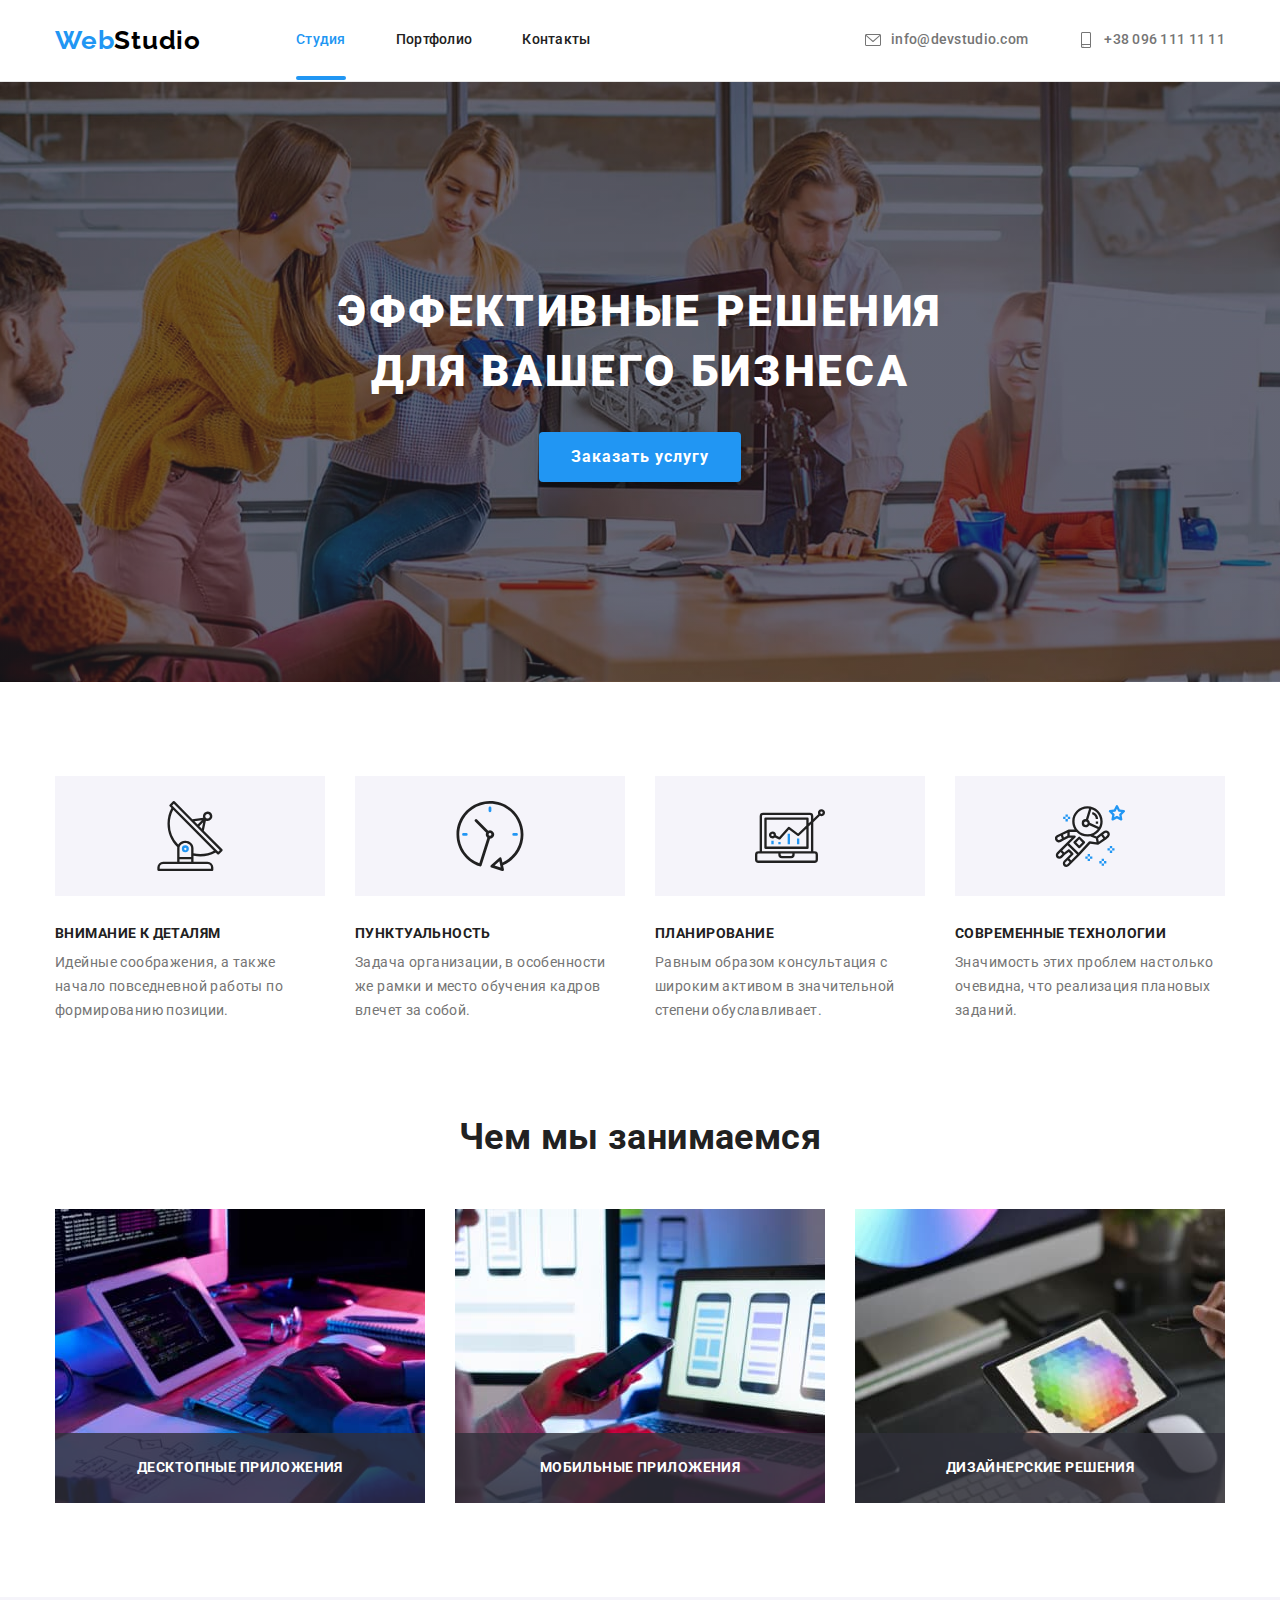
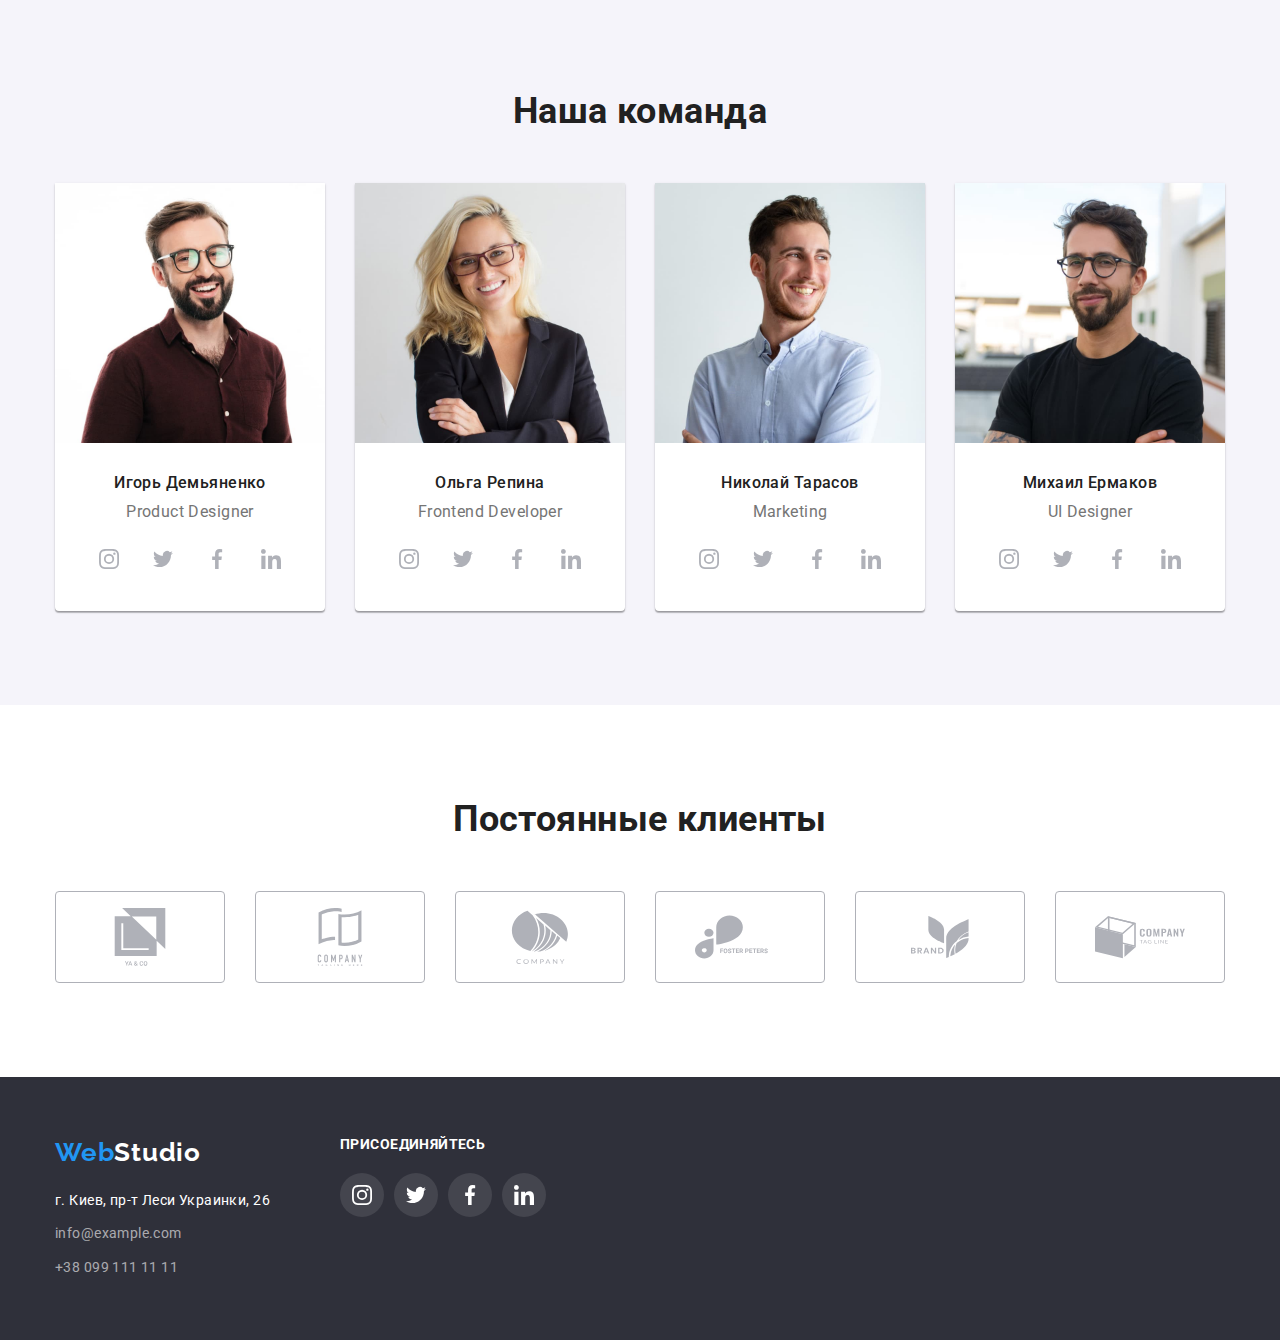
<file: index.html>
<!DOCTYPE html>
<html lang="ru">
  <head>
    <meta charset="UTF-8" />
    <meta http-equiv="X-UA-Compatible" content="IE=edge" />
    <meta name="viewport" content="width=device-width, initial-scale=1.0" />
    <title>WebStudio</title>
    <link
      rel="stylesheet"
      href="https://cdnjs.cloudflare.com/ajax/libs/modern-normalize/1.1.0/modern-normalize.min.css"
      integrity="sha512-wpPYUAdjBVSE4KJnH1VR1HeZfpl1ub8YT/NKx4PuQ5NmX2tKuGu6U/JRp5y+Y8XG2tV+wKQpNHVUX03MfMFn9Q=="
      crossorigin="anonymous"
      referrerpolicy="no-referrer"
    />
    <link
      rel="stylesheet"
      href="https://cdnjs.cloudflare.com/ajax/libs/modern-normalize/1.1.0/modern-normalize.css"
      integrity="sha512-Y0MM+V6ymRKN2zStTqzQ227DWhhp4Mzdo6gnlRnuaNCbc+YN/ZH0sBCLTM4M0oSy9c9VKiCvd4Jk44aCLrNS5Q=="
      crossorigin="anonymous"
      referrerpolicy="no-referrer"
    />
    <link rel="preconnect" href="https://fonts.googleapis.com" />
    <link rel="preconnect" href="https://fonts.gstatic.com" crossorigin />
    <link
      href="https://fonts.googleapis.com/css2?family=Raleway:wght@700&family=Roboto:wght@400;500;700;900&display=swap"
      rel="stylesheet"
    />
    <link rel="stylesheet" href="./css/style.css" />
  </head>
  <body>
    <header class="header">
      <div class="container">
        <a class="logo link" href="./index.html"
          ><span class="logo-accent">Web</span>Studio</a
        >
        <nav class="header-nav">
          <ul class="header-list list">
            <li class="header-item">
              <a class="header-link link current" href="./index.html">Студия</a>
            </li>
            <li class="header-item">
              <a class="header-link link" href="./portfolio.html">Портфолио</a>
            </li>
            <li class="header-item">
              <a class="header-link link" href="#">Контакты</a>
            </li>
          </ul>
        </nav>
        <ul class="contacts-list list">
          <li class="contacts-item">
            <a class="contacts-link link" href="mailto:info@devstudio.com">
              <svg class="contacts-icon">
                <use
                  class="icon-envelope"
                  href="./images/icons.svg#icon-envelope"
                ></use>
              </svg>
              info@devstudio.com</a
            >
          </li>
          <li class="contacts-item">
            <a class="contacts-link link" href="tel:+380961111111">
              <svg class="contacts-icon" width="10">
                <use
                  class="icon-envelope"
                  href="./images/icons.svg#icon-smartphone"
                ></use>
              </svg>
              +38 096 111 11 11
            </a>
          </li>
        </ul>
      </div>
    </header>
    <main>
      <!-- HERO -->
      <section class="hero">
        <div class="container">
          <h1 class="hero-title">Эффективные решения для вашего бизнеса</h1>
          <button class="hero-btn btn" type="button" data-modal-open>
            Заказать услугу
          </button>
        </div>
      </section>
      <!-- FEATURES -->
      <section class="features section">
        <div class="container">
          <h2 class="visually-hidden">Идеология студии</h2>
          <ul class="features-list list">
            <li class="features-item">
              <div class="features-thumb">
                <svg class="features-icons">
                  <use href="./images/icons.svg#icon-features1"></use>
                </svg>
              </div>
              <h3 class="features-title">Внимание к деталям</h3>
              <p class="features-text">
                Идейные соображения, а также начало повседневной работы по
                формированию позиции.
              </p>
            </li>
            <li class="features-item">
              <div class="features-thumb">
                <svg class="features-icons">
                  <use href="./images/icons.svg#icon-features2"></use>
                </svg>
              </div>
              <h3 class="features-title">Пунктуальность</h3>
              <p class="features-text">
                Задача организации, в особенности же рамки и место обучения
                кадров влечет за собой.
              </p>
            </li>
            <li class="features-item">
              <div class="features-thumb">
                <svg class="features-icons">
                  <use href="./images/icons.svg#icon-features3"></use>
                </svg>
              </div>
              <h3 class="features-title">Планирование</h3>
              <p class="features-text">
                Равным образом консультация с широким активом в значительной
                степени обуславливает.
              </p>
            </li>
            <li class="features-item">
              <div class="features-thumb">
                <svg class="features-icons">
                  <use href="./images/icons.svg#icon-features4"></use>
                </svg>
              </div>
              <h3 class="features-title">Современные технологии</h3>
              <p class="features-text">
                Значимость этих проблем настолько очевидна, что реализация
                плановых заданий.
              </p>
            </li>
          </ul>
        </div>
      </section>
      <!-- WORK -->
      <section class="work section">
        <div class="container">
          <h2 class="work-title">Чем мы занимаемся</h2>
          <ul class="work-list list">
            <li class="work-item">
              <a class="work-link link" href="#"
                ><img
                  class="work-img"
                  src="./images/box/box1.jpg"
                  alt="Программист крупным планом работает за столом в офисе"
                  width="370"
                  height="294"
                />
                <div class="work-overlay">
                  <h3 class="features-title work-text">
                    Десктопные приложения
                  </h3>
                </div>
              </a>
            </li>
            <li class="work-item">
              <a class="work-link link" href="#"
                ><img
                  class="work-img"
                  src="./images/box/box2.jpg"
                  alt="Разработчик создает интерфейс для мобильного приложения"
                  width="370"
                  height="294"
                />
                <div class="work-overlay">
                  <h3 class="features-title work-text">Мобильные приложения</h3>
                </div>
              </a>
            </li>
            <li class="work-item">
              <a class="work-link link" href="#"
                ><img
                  class="work-img"
                  src="./images/box/box3.jpg"
                  alt="Веб-дизайнер работает с палитрой цветов на планшете"
                  width="370"
                  height="294"
                />
                <div class="work-overlay">
                  <h3 class="features-title work-text">Дизайнерские решения</h3>
                </div>
              </a>
            </li>
          </ul>
        </div>
      </section>
      <!-- TEAM -->
      <section class="team section">
        <div class="container">
          <h2 class="team-title">Наша команда</h2>
          <ul class="team-list list">
            <li class="team-item">
              <img
                class="team-img"
                src="./images/team/team_card1_product_designer.jpg"
                alt=""
                width="270"
                height="260"
              />
              <div class="card-content">
                <h3 class="team-subtitle">Игорь Демьяненко</h3>
                <p class="team-description">Product Designer</p>
                <ul class="social-list list">
                  <li class="social-item">
                    <a href="" class="social-link link">
                      <svg class="social-icon">
                        <use href="./images/icons.svg#icon-instagram"></use>
                      </svg>
                    </a>
                  </li>
                  <li class="social-item">
                    <a href="" class="social-link link">
                      <svg class="social-icon">
                        <use href="./images/icons.svg#icon-twitter"></use>
                      </svg>
                    </a>
                  </li>
                  <li class="social-item">
                    <a href="" class="social-link link">
                      <svg class="social-icon">
                        <use href="./images/icons.svg#icon-facebook"></use>
                      </svg>
                    </a>
                  </li>
                  <li class="social-item">
                    <a href="" class="social-link link">
                      <svg class="social-icon">
                        <use href="./images/icons.svg#icon-linkedin"></use>
                      </svg>
                    </a>
                  </li>
                </ul>
              </div>
            </li>
            <li class="team-item">
              <img
                class="team-img"
                src="./images/team/team_card2_frontend_developer.jpg"
                alt=""
                width="270"
                height="260"
              />
              <div class="card-content">
                <h3 class="team-subtitle">Ольга Репина</h3>
                <p class="team-description">Frontend Developer</p>
                <ul class="social-list list">
                  <li class="social-item">
                    <a href="" class="social-link link">
                      <svg class="social-icon">
                        <use href="./images/icons.svg#icon-instagram"></use>
                      </svg>
                    </a>
                  </li>
                  <li class="social-item">
                    <a href="" class="social-link link">
                      <svg class="social-icon">
                        <use href="./images/icons.svg#icon-twitter"></use>
                      </svg>
                    </a>
                  </li>
                  <li class="social-item">
                    <a href="" class="social-link link">
                      <svg class="social-icon">
                        <use href="./images/icons.svg#icon-facebook"></use>
                      </svg>
                    </a>
                  </li>
                  <li class="social-item">
                    <a href="" class="social-link link">
                      <svg class="social-icon">
                        <use href="./images/icons.svg#icon-linkedin"></use>
                      </svg>
                    </a>
                  </li>
                </ul>
              </div>
            </li>
            <li class="team-item">
              <img
                class="team-img"
                src="./images/team/team_card3_marketing.jpg"
                alt=""
                width="270"
                height="260"
              />
              <div class="card-content">
                <h3 class="team-subtitle">Николай Тарасов</h3>
                <p class="team-description">Marketing</p>
                <ul class="social-list list">
                  <li class="social-item">
                    <a href="" class="social-link link">
                      <svg class="social-icon">
                        <use href="./images/icons.svg#icon-instagram"></use>
                      </svg>
                    </a>
                  </li>
                  <li class="social-item">
                    <a href="" class="social-link link">
                      <svg class="social-icon">
                        <use href="./images/icons.svg#icon-twitter"></use>
                      </svg>
                    </a>
                  </li>
                  <li class="social-item">
                    <a href="" class="social-link link">
                      <svg class="social-icon">
                        <use href="./images/icons.svg#icon-facebook"></use>
                      </svg>
                    </a>
                  </li>
                  <li class="social-item">
                    <a href="" class="social-link link">
                      <svg class="social-icon">
                        <use href="./images/icons.svg#icon-linkedin"></use>
                      </svg>
                    </a>
                  </li>
                </ul>
              </div>
            </li>
            <li class="team-item">
              <img
                class="team-img"
                src="./images/team/team_card4_ui_designer.jpg"
                alt=""
                width="270"
                height="260"
              />
              <div class="card-content">
                <h3 class="team-subtitle">Михаил Ермаков</h3>
                <p class="team-description">UI Designer</p>
                <ul class="social-list list">
                  <li class="social-item">
                    <a href="" class="social-link link">
                      <svg class="social-icon">
                        <use href="./images/icons.svg#icon-instagram"></use>
                      </svg>
                    </a>
                  </li>
                  <li class="social-item">
                    <a href="" class="social-link link">
                      <svg class="social-icon">
                        <use href="./images/icons.svg#icon-twitter"></use>
                      </svg>
                    </a>
                  </li>
                  <li class="social-item">
                    <a href="" class="social-link link">
                      <svg class="social-icon">
                        <use href="./images/icons.svg#icon-facebook"></use>
                      </svg>
                    </a>
                  </li>
                  <li class="social-item">
                    <a href="" class="social-link link">
                      <svg class="social-icon">
                        <use href="./images/icons.svg#icon-linkedin"></use>
                      </svg>
                    </a>
                  </li>
                </ul>
              </div>
            </li>
          </ul>
        </div>
      </section>
      <!-- CLIENTS -->
      <section class="client section">
        <div class="container">
          <h2>Постоянные клиенты</h2>
          <ul class="clients-list list">
            <li class="clients-item">
              <a href="" class="clients-link link">
                <svg class="icon-clients">
                  <use href="./images/icons.svg#icon-clients1"></use>
                </svg>
              </a>
            </li>
            <li class="clients-item">
              <a href="" class="clients-link link">
                <svg class="icon-clients">
                  <use href="./images/icons.svg#icon-clients2"></use>
                </svg>
              </a>
            </li>
            <li class="clients-item">
              <a href="" class="clients-link link">
                <svg class="icon-clients">
                  <use href="./images/icons.svg#icon-clients3"></use>
                </svg>
              </a>
            </li>
            <li class="clients-item">
              <a href="" class="clients-link link" style="padding: 0">
                <svg class="icon-clients">
                  <use href="./images/icons.svg#icon-clients4"></use>
                </svg>
              </a>
            </li>
            <li class="clients-item">
              <a href="" class="clients-link link">
                <svg class="icon-clients">
                  <use href="./images/icons.svg#icon-clients5"></use>
                </svg>
              </a>
            </li>
            <li class="clients-item">
              <a href="" class="clients-link link" style="padding: 0">
                <svg class="icon-clients">
                  <use href="./images/icons.svg#icon-clients6"></use>
                </svg>
              </a>
            </li>
          </ul>
        </div>
      </section>
    </main>
    <!-- FOOTER -->
    <footer class="footer">
      <div class="container">
        <div class="footer-sections">
          <div class="address-section">
            <a class="logo link" href="./index.html"
              ><span class="logo-accent">Web</span>Studio</a
            >
            <address class="footer-address">
              <ul class="footer-list list">
                <li class="footer-item">
                  <a
                    class="footer-link address link"
                    href="https://goo.gl/maps/1FagarzU2wQ8Z3tW7"
                    >г. Киев, пр-т Леси Украинки, 26</a
                  >
                </li>
                <li class="footer-item">
                  <a class="footer-link link" href="mailto:info@example.com"
                    >info@example.com</a
                  >
                </li>
                <li class="footer-item">
                  <a class="footer-link link" href="tel:+380991111111"
                    >+38 099 111 11 11</a
                  >
                </li>
              </ul>
            </address>
          </div>

          <div class="subscribe">
            <p class="subscribe-text">Присоединяйтесь</p>
            <ul class="social-list list">
              <li class="social-item subscribe-item">
                <a href="" class="social-link link">
                  <svg class="social-icon">
                    <use href="./images/icons.svg#icon-instagram"></use>
                  </svg>
                </a>
              </li>
              <li class="social-item subscribe-item">
                <a href="" class="social-link link">
                  <svg class="social-icon">
                    <use href="./images/icons.svg#icon-twitter"></use>
                  </svg>
                </a>
              </li>
              <li class="social-item subscribe-item">
                <a href="" class="social-link link">
                  <svg class="social-icon">
                    <use href="./images/icons.svg#icon-facebook"></use>
                  </svg>
                </a>
              </li>
              <li class="social-item subscribe-item">
                <a href="" class="social-link link">
                  <svg class="social-icon">
                    <use href="./images/icons.svg#icon-linkedin"></use>
                  </svg>
                </a>
              </li>
            </ul>
          </div>
        </div>
      </div>
    </footer>
    <div class="backdrop is-hidden" data-modal>
      <div class="modal">
        <button type="button" class="modal-close" data-modal-close>
          <svg class="modal-close-icon">
            <use href="./images/icons.svg#icon-close-black"></use>
          </svg>
        </button>
      </div>
    </div>
    <script src="./js/modal.js"></script>
  </body>
</html>
</file>
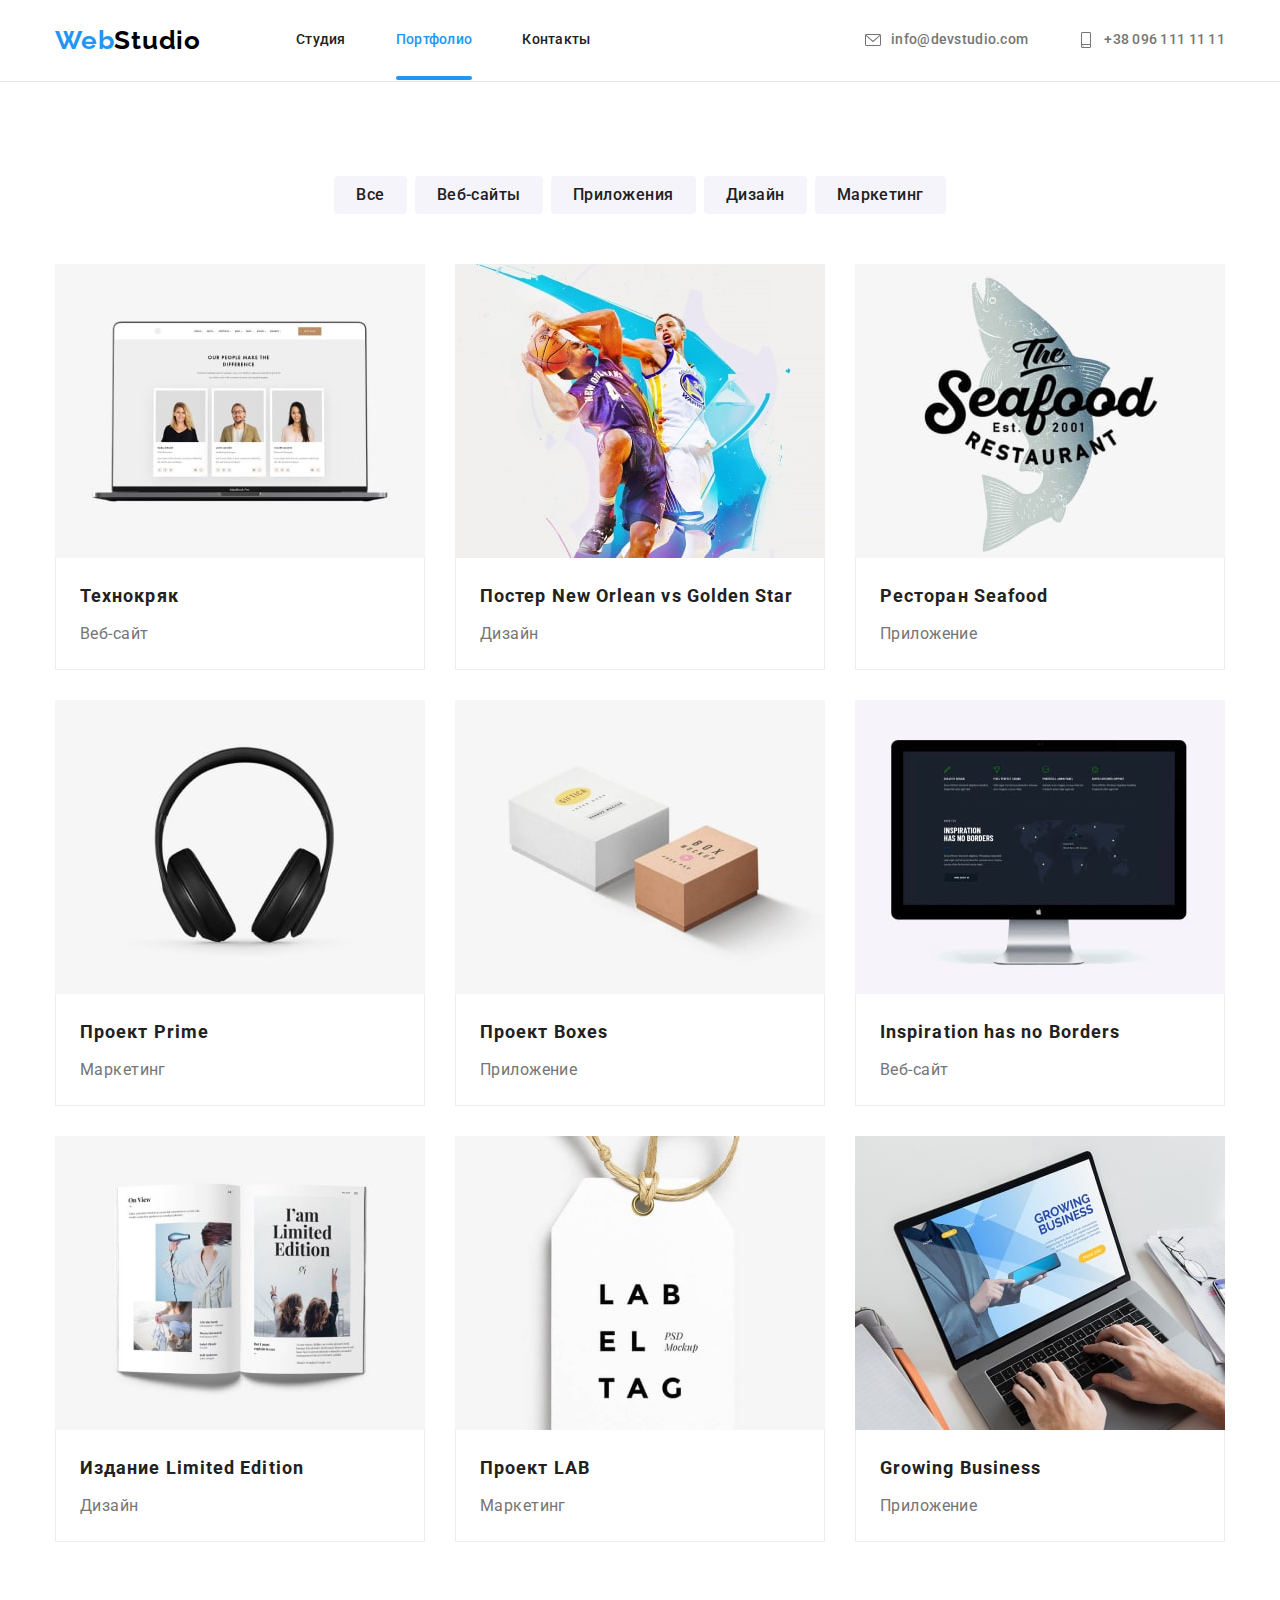
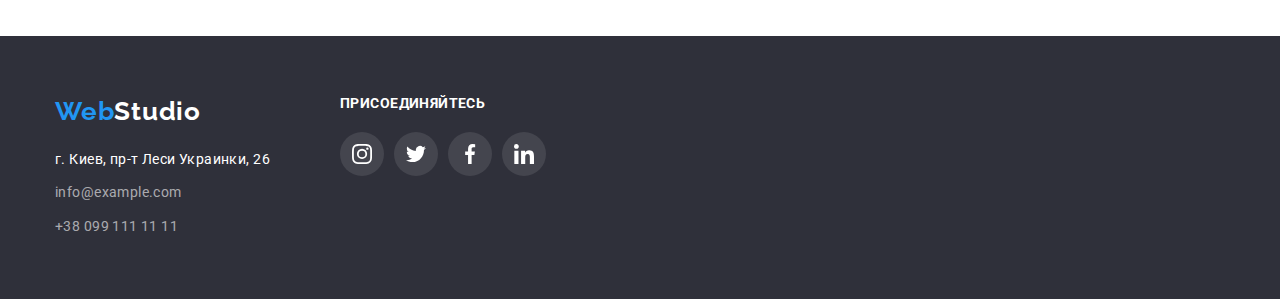
<file: portfolio.html>
<!DOCTYPE html>
<html lang="ru">
  <head>
    <meta charset="UTF-8" />
    <meta http-equiv="X-UA-Compatible" content="IE=edge" />
    <meta name="viewport" content="width=device-width, initial-scale=1.0" />
    <title>Portfolio</title>
    <link
      rel="stylesheet"
      href="https://cdnjs.cloudflare.com/ajax/libs/modern-normalize/1.1.0/modern-normalize.min.css"
      integrity="sha512-wpPYUAdjBVSE4KJnH1VR1HeZfpl1ub8YT/NKx4PuQ5NmX2tKuGu6U/JRp5y+Y8XG2tV+wKQpNHVUX03MfMFn9Q=="
      crossorigin="anonymous"
      referrerpolicy="no-referrer"
    />
    <link
      rel="stylesheet"
      href="https://cdnjs.cloudflare.com/ajax/libs/modern-normalize/1.1.0/modern-normalize.css"
      integrity="sha512-Y0MM+V6ymRKN2zStTqzQ227DWhhp4Mzdo6gnlRnuaNCbc+YN/ZH0sBCLTM4M0oSy9c9VKiCvd4Jk44aCLrNS5Q=="
      crossorigin="anonymous"
      referrerpolicy="no-referrer"
    />
    <link rel="preconnect" href="https://fonts.googleapis.com" />
    <link rel="preconnect" href="https://fonts.gstatic.com" crossorigin />
    <link
      href="https://fonts.googleapis.com/css2?family=Raleway:wght@700&family=Roboto:wght@400;500;700;900&display=swap"
      rel="stylesheet"
    />
    <link rel="stylesheet" href="./css/style.css" />
  </head>
  <body>
    <header class="header">
      <div class="container">
        <a class="logo link" href="./index.html"
          ><span class="logo-accent">Web</span>Studio</a
        >
        <nav class="header-nav">
          <ul class="header-list list">
            <li class="header-item">
              <a class="header-link link" href="./index.html">Студия</a>
            </li>
            <li class="header-item">
              <a class="header-link link current" href="./portfolio.html"
                >Портфолио</a
              >
            </li>
            <li class="header-item">
              <a class="header-link link" href="#">Контакты</a>
            </li>
          </ul>
        </nav>
        <ul class="contacts-list list">
          <li class="contacts-item">
            <a class="contacts-link link" href="mailto:info@devstudio.com">
              <svg class="contacts-icon">
                <use
                  class="icon-envelope"
                  href="./images/icons.svg#icon-envelope"
                ></use>
              </svg>
              info@devstudio.com</a
            >
          </li>
          <li class="contacts-item">
            <a class="contacts-link link" href="tel:+380961111111">
              <svg class="contacts-icon" width="10">
                <use
                  class="icon-envelope"
                  href="./images/icons.svg#icon-smartphone"
                ></use>
              </svg>
              +38 096 111 11 11
            </a>
          </li>
        </ul>
      </div>
    </header>
    <main>
      <section class="section">
        <div class="container">
          <h1 class="visually-hidden">Контент страницы Портфолио</h1>
          <!-- ФИЛЬТРЫ -->
          <ul class="section-list list">
            <li class="section-item">
              <button class="section-btn btn" type="button">Все</button>
            </li>
            <li class="section-item">
              <button class="section-btn btn" type="button">Веб-сайты</button>
            </li>
            <li class="section-item">
              <button class="section-btn btn" type="button">Приложения</button>
            </li>
            <li class="section-item">
              <button class="section-btn btn" type="button">Дизайн</button>
            </li>
            <li class="section-item">
              <button class="section-btn btn" type="button">Маркетинг</button>
            </li>
          </ul>
          <!-- КАРТОЧКИ -->
          <ul class="portfolio-list list">
            <li class="portfolio-item">
              <a href="" class="portfolio-card link">
                <div class="card-overlay">
                  <img
                    src="./images/portfolio/portfolio-img1-min.jpg"
                    alt="на ноутбуке открыт сайт с карточками работников"
                    width="370"
                    height="294"
                  />
                  <p class="card-overlay-text">
                    Технокряк это современная площадка распространения
                    коронавируса. Компании используют эту платформу для
                    цифрового шпионажа и атак на защищённые сервера конкурентов.
                  </p>
                </div>
                <div class="card-description">
                  <h2 class="portfolio-title">Технокряк</h2>
                  <p class="portfolio-description">Веб-сайт</p>
                </div>
              </a>
            </li>

            <li class="portfolio-item">
              <a href="" class="portfolio-card link">
                <div class="card-overlay">
                  <img
                    src="./images/portfolio/portfolio-img2-min.jpg"
                    alt="два баскетболиста ведут борьбу за мяч"
                    width="370"
                    height="294"
                  />
                  <p class="card-overlay-text">
                    Технокряк это современная площадка распространения
                    коронавируса. Компании используют эту платформу для
                    цифрового шпионажа и атак на защищённые сервера конкурентов.
                  </p>
                </div>
                <div class="card-description">
                  <h2 class="portfolio-title">
                    Постер <span lang="en">New Orlean vs Golden Star</span>
                  </h2>
                  <p class="portfolio-description">Дизайн</p>
                </div>
              </a>
            </li>

            <li class="portfolio-item">
              <a href="" class="portfolio-card link">
                <div class="card-overlay">
                  <img
                    src="./images/portfolio/portfolio-img3-min.jpg"
                    alt="логотип ресторана с рыбой на заднем фоне"
                    width="370"
                    height="294"
                  />
                  <p class="card-overlay-text">
                    Технокряк это современная площадка распространения
                    коронавируса. Компании используют эту платформу для
                    цифрового шпионажа и атак на защищённые сервера конкурентов.
                  </p>
                </div>
                <div class="card-description">
                  <h2 class="portfolio-title">
                    Ресторан <span lang="en">Seafood</span>
                  </h2>
                  <p class="portfolio-description">Приложение</p>
                </div>
              </a>
            </li>

            <li class="portfolio-item">
              <a href="" class="portfolio-card link">
                <div class="card-overlay">
                  <img
                    src="./images/portfolio/portfolio-img4-min.jpg"
                    alt="черные беспроводные накладные наушники "
                    width="370"
                    height="294"
                  />
                  <p class="card-overlay-text">
                    Технокряк это современная площадка распространения
                    коронавируса. Компании используют эту платформу для
                    цифрового шпионажа и атак на защищённые сервера конкурентов.
                  </p>
                </div>
                <div class="card-description">
                  <h2 class="portfolio-title">
                    Проект <span lang="en">Prime</span>
                  </h2>
                  <p class="portfolio-description">Маркетинг</p>
                </div>
              </a>
            </li>

            <li class="portfolio-item">
              <a href="" class="portfolio-card link">
                <div class="card-overlay">
                  <img
                    src="./images/portfolio/portfolio-img5-min.jpg"
                    alt="две коробки лежат перпендикулярно белая и коричневая"
                    width="370"
                    height="294"
                  />
                  <p class="card-overlay-text">
                    Технокряк это современная площадка распространения
                    коронавируса. Компании используют эту платформу для
                    цифрового шпионажа и атак на защищённые сервера конкурентов.
                  </p>
                </div>
                <div class="card-description">
                  <h2 class="portfolio-title">
                    Проект <span lang="en">Boxes</span>
                  </h2>
                  <p class="portfolio-description">Приложение</p>
                </div>
              </a>
            </li>

            <li class="portfolio-item">
              <a href="" class="portfolio-card link">
                <div class="card-overlay">
                  <img
                    src="./images/portfolio/portfolio-img6-min.jpg"
                    alt="на компьютере imac озображена страница сайта с континентами"
                    width="370"
                    height="294"
                  />
                  <p class="card-overlay-text">
                    Технокряк это современная площадка распространения
                    коронавируса. Компании используют эту платформу для
                    цифрового шпионажа и атак на защищённые сервера конкурентов.
                  </p>
                </div>
                <div class="card-description">
                  <h2 class="portfolio-title">
                    <span lang="en">Inspiration has no Borders</span>
                  </h2>
                  <p class="portfolio-description">Веб-сайт</p>
                </div>
              </a>
            </li>

            <li class="portfolio-item">
              <a href="" class="portfolio-card link">
                <div class="card-overlay">
                  <img
                    src="./images/portfolio/portfolio-img7-min.jpg"
                    alt="открытый журнал на левой странице девушка сушит волосы на правой две девушки показывают указательный и средний палец"
                    width="370"
                    height="294"
                  />
                  <p class="card-overlay-text">
                    Технокряк это современная площадка распространения
                    коронавируса. Компании используют эту платформу для
                    цифрового шпионажа и атак на защищённые сервера конкурентов.
                  </p>
                </div>
                <div class="card-description">
                  <h2 class="portfolio-title">
                    Издание <span lang="en">Limited Edition</span>
                  </h2>
                  <p class="portfolio-description">Дизайн</p>
                </div>
              </a>
            </li>

            <li class="portfolio-item">
              <a href="" class="portfolio-card link">
                <div class="card-overlay">
                  <img
                    src="./images/portfolio/portfolio-img8-min.jpg"
                    alt="на белой бирке с коричневой веревкой изображено название проекта"
                    width="370"
                    height="294"
                  />
                  <p class="card-overlay-text">
                    Технокряк это современная площадка распространения
                    коронавируса. Компании используют эту платформу для
                    цифрового шпионажа и атак на защищённые сервера конкурентов.
                  </p>
                </div>
                <div class="card-description">
                  <h2 class="portfolio-title">
                    Проект <span lang="en">LAB</span>
                  </h2>
                  <p class="portfolio-description">Маркетинг</p>
                </div>
              </a>
            </li>

            <li class="portfolio-item">
              <a href="" class="portfolio-card link">
                <div class="card-overlay">
                  <img
                    src="./images/portfolio/portfolio-img9-min.jpg"
                    alt="человек работает за macbook"
                    width="370"
                    height="294"
                  />
                  <p class="card-overlay-text">
                    Технокряк это современная площадка распространения
                    коронавируса. Компании используют эту платформу для
                    цифрового шпионажа и атак на защищённые сервера конкурентов.
                  </p>
                </div>
                <div class="card-description">
                  <h2 class="portfolio-title">
                    <span lang="en">Growing Business</span>
                  </h2>
                  <p class="portfolio-description">Приложение</p>
                </div>
              </a>
            </li>
          </ul>
        </div>
      </section>
    </main>
    <footer class="footer">
      <div class="container">
        <div class="footer-sections">
          <div class="address-section">
            <a class="logo link" href="./index.html"
              ><span class="logo-accent">Web</span>Studio</a
            >
            <address class="footer-address">
              <ul class="footer-list list">
                <li class="footer-item">
                  <a
                    class="footer-link address link"
                    href="https://goo.gl/maps/1FagarzU2wQ8Z3tW7"
                    >г. Киев, пр-т Леси Украинки, 26</a
                  >
                </li>
                <li class="footer-item">
                  <a class="footer-link link" href="mailto:info@example.com"
                    >info@example.com</a
                  >
                </li>
                <li class="footer-item">
                  <a class="footer-link link" href="tel:+380991111111"
                    >+38 099 111 11 11</a
                  >
                </li>
              </ul>
            </address>
          </div>

          <div class="subscribe">
            <p class="subscribe-text">Присоединяйтесь</p>
            <ul class="social-list list">
              <li class="social-item subscribe-item">
                <a href="" class="social-link link">
                  <svg class="social-icon">
                    <use href="./images/icons.svg#icon-instagram"></use>
                  </svg>
                </a>
              </li>
              <li class="social-item subscribe-item">
                <a href="" class="social-link link">
                  <svg class="social-icon">
                    <use href="./images/icons.svg#icon-twitter"></use>
                  </svg>
                </a>
              </li>
              <li class="social-item subscribe-item">
                <a href="" class="social-link link">
                  <svg class="social-icon">
                    <use href="./images/icons.svg#icon-facebook"></use>
                  </svg>
                </a>
              </li>
              <li class="social-item subscribe-item">
                <a href="" class="social-link link">
                  <svg class="social-icon">
                    <use href="./images/icons.svg#icon-linkedin"></use>
                  </svg>
                </a>
              </li>
            </ul>
          </div>
        </div>
      </div>
    </footer>
  </body>
</html>
</file>
<file: css/style.css>
:root {
  --main-bg-color: #ffffff;
  --secondary-bg-color: #2f303a;
  --main-text-color: #757575;
  --main-title-color: #212121;
  --accent-color: #2196f3;
  --main-margin: 30px;
}

body {
  background-color: var(--main-bg-color);

  font-family: "Roboto", sans-serif;
  font-style: normal;
  font-weight: 400;
  font-size: 14px;
  line-height: 1.71;
  letter-spacing: 0.03em;
  color: var(--main-text-color);
}

.container {
  margin: 0 auto;
  width: 1200px;
  padding-left: 15px;
  padding-right: 15px;
}

.section {
  padding-top: 94px;
  padding-bottom: 94px;
  width: 100%;
}

h1,
h2,
h3,
h4,
h5,
h6 {
  margin-top: 0;
  margin-bottom: 0;

  color: var(--main-title-color);
  font-weight: 700;
  font-size: 36px;
  line-height: 1.16;
  text-align: center;
}

ul {
  margin-top: 0;
  margin-bottom: 0;
  padding-left: 0;
}

p {
  margin-top: 0;
  margin-bottom: 0;
}

img {
  display: block;
}

.list {
  list-style: none;
}

.link {
  text-decoration: none;
}

.header-link.link.current {
  color: var(--accent-color);
}

.current::after {
  content: "";
  display: block;
  position: absolute;
  bottom: -1px;
  left: 0;

  width: 100%;
  height: 4px;
  border-radius: 2px;

  background-color: var(--accent-color);
}

.visually-hidden {
  position: absolute;
  width: 1px;
  height: 1px;
  margin: -1px;
  padding: 0;
  overflow: hidden;
  border: 0;
  clip: rect(0 0 0 0);
}

/* ------------------------- HEADER -------------------------  */

.header {
  font-weight: 500;
  line-height: 1.14;
  letter-spacing: 0.02em;
  border-bottom: 1px solid #e5e5e5;
}

.header .container {
  display: flex;
  align-items: center;
}

.header-nav {
  margin-left: 95px;
}

.header-list {
  display: flex;
  align-items: center;
}

.header-item:not(:last-child) {
  margin-right: 50px;
}

.header .link {
  position: relative;

  padding-top: 32px;
  padding-bottom: 32px;
}

.header .logo.link {
  padding-top: 25px;
  padding-bottom: 25px;
}

.contacts-list {
  display: flex;
  margin-left: auto;
}

.contacts-item {
  display: flex;
  align-items: center;
}

.contacts-item + .contacts-item {
  margin-left: 50px;
}

.contacts-icon {
  width: 16px;
  height: 16px;
  padding: 0;
  vertical-align: middle;
  margin-right: 10px;

  fill: currentColor;
  transition: fill 250ms cubic-bezier(0.4, 0, 0.2, 1);
}

.contacts-link {
  display: flex;
  align-items: center;

  color: #757575;

  transition: color 250ms cubic-bezier(0.4, 0, 0.2, 1);
}

.logo {
  font-family: Raleway;
  font-weight: 700;
  font-size: 26px;
  line-height: 1.19;
  letter-spacing: 0.03em;
  color: #000000;
}

.logo-accent {
  color: var(--accent-color);
}

.header-link {
  color: #212121;

  transition: color 250ms cubic-bezier(0.4, 0, 0.2, 1);
}

.header-link.link:hover,
.header-link.link:focus {
  color: var(--accent-color);
}

.contacts-link:hover,
.contacts-link:focus {
  color: var(--accent-color);
}

.contacts-item:hover .contacts-icon,
.contacts-item:focus .contacts-icon {
  fill: var(--accent-color);
}

.btn {
  cursor: pointer;
  border-radius: 4px;
}

/* ------------------------- HERO -------------------------  */

.hero {
  max-width: 1600px;
  margin: 0 auto;
  padding-top: 200px;
  padding-bottom: 200px;
  background-color: var(--secondary-bg-color);
  background-image: linear-gradient(
      rgba(47, 48, 58, 0.4),
      rgba(47, 48, 58, 0.4)
    ),
    url("../images/hero-bg.jpg");
  background-position: center;
  background-repeat: no-repeat;
  background-size: cover;
  text-align: center;
}

.hero-title {
  width: 696px;
  margin-left: auto;
  margin-right: auto;

  font-weight: 900;
  font-size: 44px;
  line-height: 1.36;
  letter-spacing: 0.06em;
  text-transform: uppercase;
  color: #ffffff;
}

.hero-btn {
  margin-top: 30px;
  padding: 10px 32px;

  font-weight: bold;
  font-size: 16px;
  line-height: 1.87;
  color: #ffffff;
  border: 0;
  box-shadow: 0px 4px 4px 0 rgba(0, 0, 0, 0.25);

  align-items: center;
  letter-spacing: 0.06em;
  background-color: var(--accent-color);

  transition: background-color 250ms cubic-bezier(0.4, 0, 0.2, 1);
}

.hero-btn:hover,
.hero-btn:focus {
  background-color: #188ce8;
}

/* ------------------------- FEATURES -------------------------  */

.features-list {
  display: flex;
  flex-wrap: wrap;
  margin-left: calc(-1 * var(--main-margin));
  margin-top: calc(-1 * var(--main-margin));
}

.features-item {
  margin-left: var(--main-margin);
  margin-top: var(--main-margin);
  flex-basis: calc((100% - var(--main-margin) * 4) / 4);
}

.features-item:not(:first-child) {
  margin-left: var(--main-margin);
  margin-top: var(--main-margin);
}

.features-thumb {
  display: flex;
  justify-content: center;
  align-items: center;
  height: 120px;

  background-color: #f5f4fa;
}

.features-icons {
  width: 70px;
  height: 70px;
}

.features-title {
  margin-top: 30px;

  text-align: left;
  font-size: 14px;
  line-height: 1.14;
  text-transform: uppercase;
}

.features-text {
  margin-top: 10px;
}

/* ------------------------- WORK -------------------------  */

.work.section {
  padding-top: 0;
}

.work-title {
  margin-bottom: 50px;
  font-size: 36px;
  line-height: 1.16;
}

.work-list {
  display: flex;
  flex-wrap: wrap;

  margin-left: calc(-1 * var(--main-margin));
  margin-top: calc(-1 * var(--main-margin));
}

.work-item {
  position: relative;
  margin-left: var(--main-margin);
  margin-top: var(--main-margin);
  flex-basis: calc((100% - var(--main-margin) * 3) / 3);
}

.work-item:not(:first-child) {
  margin-left: var(--main-margin);
  margin-top: var(--main-margin);
}

.work-overlay {
  display: flex;
  justify-content: center;
  align-items: center;
  position: absolute;
  left: 0;
  bottom: 0;

  width: 100%;
  height: 70px;

  background: rgba(47, 48, 58, 0.8);
}

.features-title.work-text {
  margin: 0;
  color: var(--main-bg-color);
}

/* ------------------------- TEAM -------------------------  */

.team {
  background-color: #f5f4fa;
}

.team-list {
  display: flex;
  margin-top: 50px;
}

.team-item {
  flex-basis: calc((100% - var(--main-margin) * 3) / 4);

  background: #ffffff;
  box-shadow: 0px 1px 3px rgba(0, 0, 0, 0.12), 0px 1px 1px rgba(0, 0, 0, 0.14),
    0px 2px 1px rgba(0, 0, 0, 0.2);
  border-radius: 0px 0px 4px 4px;
}

.team-item:not(:last-child) {
  margin-right: var(--main-margin);
}

.card-content {
  padding: 30px 32px;
}

.team-subtitle {
  font-weight: 500;
  font-size: 16px;
  line-height: 1.19;
}

.team-description {
  font-size: 16px;
  line-height: 1.19;
  text-align: center;
  margin-top: 10px;
}

.social-list {
  display: flex;
  margin-top: 16px;
}

.social-item:not(:last-child) {
  margin-right: 10px;
}

.social-link {
  display: flex;
  width: 44px;
  height: 44px;
  align-items: center;
  justify-content: center;

  border-radius: 50%;

  transition: background-color 250ms cubic-bezier(0.4, 0, 0.2, 1);
}

.social-icon {
  width: 20px;
  height: 20px;

  fill: #afb1b8;

  transition: fill 250ms cubic-bezier(0.4, 0, 0.2, 1);
}

.social-link:hover,
.social-link:focus {
  background-color: var(--accent-color);
}

.social-link:hover .social-icon,
.social-link:focus .social-icon {
  fill: var(--main-bg-color);
}

/* ------------------------- CLIENTS -------------------------  */

.clients-list {
  display: flex;
  margin-top: 50px;
}

.clients-item {
  border: 1px solid #afb1b8;
  border-radius: 4px;

  transition: border-color 250ms cubic-bezier(0.4, 0, 0.2, 1);
}

.clients-item:not(:last-child) {
  margin-right: 30px;
}

.clients-link {
  display: flex;
  width: 168px;
  height: 90px;
  padding: 16px 32px;
}

.icon-clients {
  fill: #afb1b8;

  transition: fill 250ms cubic-bezier(0.4, 0, 0.2, 1);
}

.clients-item:hover,
.clients-item:focus,
.clients-link:hover .icon-clients,
.clients-link:focus .icon-clients {
  border-color: var(--accent-color);
  fill: var(--accent-color);
}

/* ------------------------- FOOTER -------------------------  */

.footer {
  padding-top: 60px;
  padding-bottom: 60px;
  background-color: var(--secondary-bg-color);
}

.footer-sections {
  display: flex;
}

.footer .logo.link {
  color: #ffffff;
}

.footer-address {
  margin-top: 20px;
  font-style: normal;
}

.footer-item .footer-link {
  display: block;
}

.footer-item:not(:last-child) {
  margin-bottom: 10px;
}

.footer-link.address {
  color: #ffffff;
}

.footer-link {
  font-weight: normal;
  font-size: 14px;
  line-height: 1.71;
  letter-spacing: 0.03em;

  color: rgba(255, 255, 255, 0.6);

  transition: color 250ms cubic-bezier(0.4, 0, 0.2, 1);
}

.footer-link.link:hover,
.footer-link.link:focus {
  color: var(--accent-color);
}

/* ------------------------- SUBSCRIBE FOOTER -------------------------  */

.subscribe {
  margin-left: 70px;
}

.subscribe-text {
  font-weight: 700;
  line-height: 1.14;
  text-transform: uppercase;
  color: var(--main-bg-color);
}

.subscribe .social-list {
  margin-top: 20px;
}

.subscribe .social-link {
  background-color: rgba(255, 255, 255, 0.1);
}

.subscribe .social-icon {
  fill: var(--main-bg-color);
}

.subscribe .social-link:hover,
.subscribe .social-link:focus {
  background-color: var(--accent-color);
}

/* ------------------------- --------- -------------------------  */
/* ------------------------- PORTFOLIO -------------------------  */
/* ------------------------- --------- -------------------------  */

.section-list {
  display: flex;
  justify-content: center;
  margin-bottom: 50px;
}

.section-btn {
  padding: 6px 22px;

  font-weight: 500;
  font-size: 16px;
  line-height: 1.62;
  letter-spacing: 0.03em;
  color: #212121;
  background-color: #f5f4fa;
  border-style: none;

  transition: box-shadow 250ms cubic-bezier(0.4, 0, 0.2, 1),
    color 250ms cubic-bezier(0.4, 0, 0.2, 1),
    background-color 250ms cubic-bezier(0.4, 0, 0.2, 1);
}

.section-btn:hover,
.section-btn:focus {
  box-shadow: 0px 3px 1px rgba(0, 0, 0, 0.1), 0px 1px 2px rgba(0, 0, 0, 0.08),
    0px 2px 2px rgba(0, 0, 0, 0.12);
  color: var(--main-bg-color);
  background-color: var(--accent-color);
}

.section-item:not(:last-child) {
  margin-right: 8px;
}

.portfolio-list {
  display: flex;
  flex-wrap: wrap;
  margin-top: calc(-1 * var(--main-margin));
  margin-left: calc(-1 * var(--main-margin));
}

.portfolio-item {
  margin-top: var(--main-margin);
  margin-left: var(--main-margin);
  flex-basis: calc((100% - var(--main-margin) * 3) / 3);

  background: #ffffff;

  transition: box-shadow 250ms cubic-bezier(0.4, 0, 0.2, 1);
}

.portfolio-item:hover,
.portfolio-item:focus {
  box-shadow: 0px 1px 1px rgba(0, 0, 0, 0.12), 0px 4px 4px rgba(0, 0, 0, 0.06),
    1px 4px 6px rgba(0, 0, 0, 0.16);
}

.portfolio-card {
  color: inherit;
  display: block;
}

.card-overlay {
  position: relative;
  overflow: hidden;
}

.card-overlay-text {
  position: absolute;

  width: 100%;
  height: 100%;
  padding: 63px 24px;
  overflow: auto;

  font-size: 18px;
  line-height: 1.56;
  color: #ffffff;
  background-color: rgba(33, 150, 243, 0.9);

  transform: translateY(0);
  transition: transform 250ms cubic-bezier(0.4, 0, 0.2, 1);
}

.portfolio-card:hover .card-overlay-text,
.portfolio-card:focus .card-overlay-text {
  transform: translateY(-100%);
}

.portfolio-list .card-description {
  padding: 20px 24px;
}

.card-description {
  border: 1px solid #eeeeee;
  border-top: 0;
}

.portfolio-title {
  font-size: 18px;
  line-height: 2;
  text-align: left;
  letter-spacing: 0.06em;
}

.portfolio-description {
  margin-top: 5px;

  font-size: 16px;
  line-height: 1.87;
}

/* ------------------------- MODAL -------------------------  */

.backdrop {
  position: fixed;
  top: 0;
  left: 0;

  width: 100vw;
  height: 100vh;

  background-color: rgba(0, 0, 0, 0.1);

  opacity: 1;
  transition: opacity 250ms cubic-bezier(0.4, 0, 0.2, 1);
}

.modal {
  position: absolute;
  top: 50%;
  left: 50%;

  min-width: 528px;
  min-height: 582px;

  background-color: #ffffff;
  box-shadow: 0px 1px 3px rgba(0, 0, 0, 0.12), 0px 1px 1px rgba(0, 0, 0, 0.14),
    0px 2px 1px rgba(0, 0, 0, 0.2);
  border-radius: 4px;

  transform: translate(-50%, -50%) scale(1);
  transition: transform 250ms cubic-bezier(0.4, 0, 0.2, 1);
}

.backdrop.is-hidden {
  pointer-events: none;
  opacity: 0;
  /* visibility: hidden; */
}

.backdrop.is-hidden .modal {
  transform: translate(-50%, -50%) scale(1.1);
}

.modal-close {
  position: absolute;
  top: 8px;
  right: 8px;
  display: flex;
  justify-content: center;
  align-items: center;

  width: 30px;
  height: 30px;
  padding: 0;

  background-color: #fff;
  border: 1px solid rgba(0, 0, 0, 0.1);
  border-radius: 50%;

  cursor: pointer;
}

.modal-close-icon {
  width: 18px;
  height: 18px;
}
</file>
